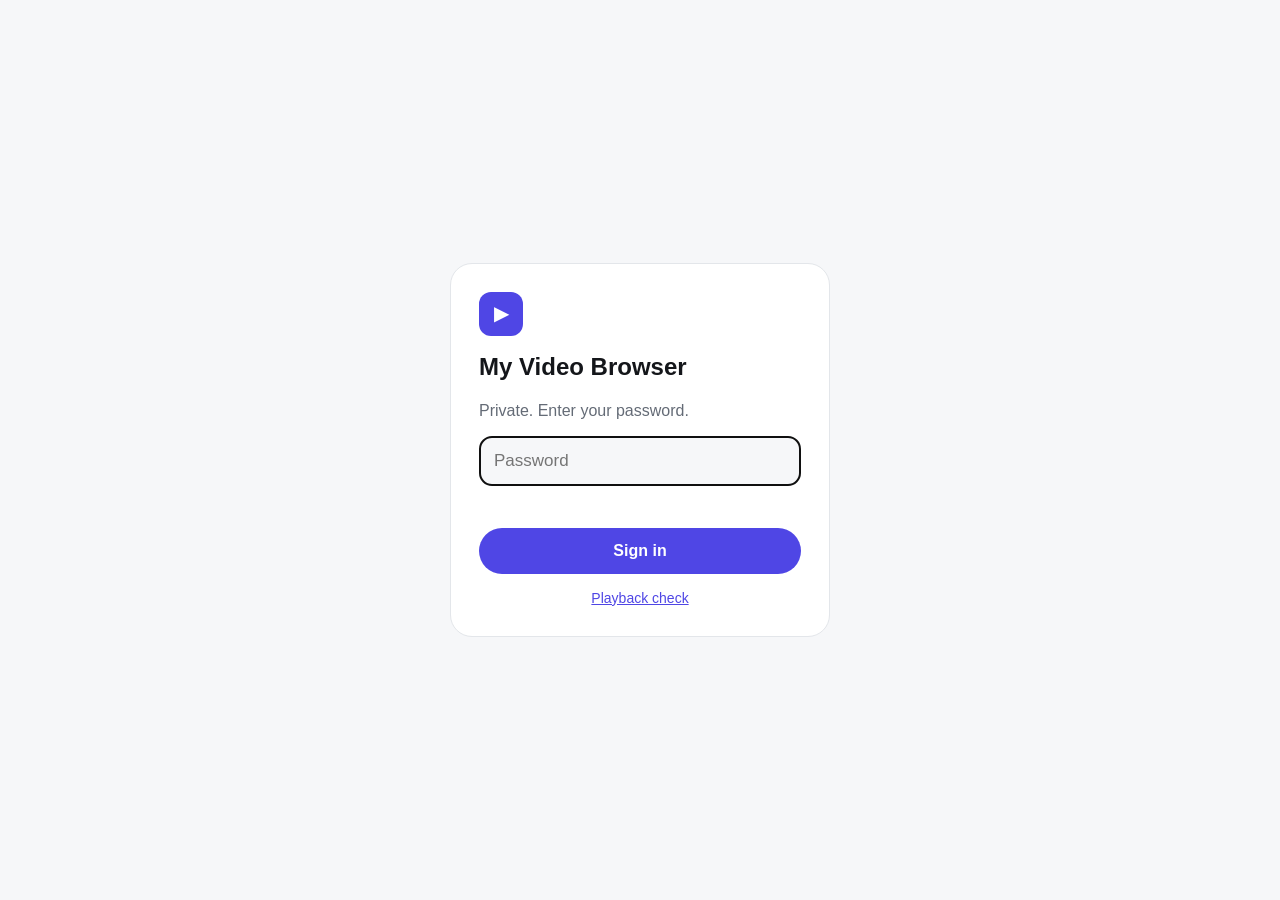
<file: index.html>
<!doctype html>
<html lang="en">
<head>
<meta charset="utf-8">
<meta name="viewport" content="width=device-width, initial-scale=1, viewport-fit=cover">
<meta name="robots" content="noindex, nofollow, noarchive">
<meta name="referrer" content="strict-origin-when-cross-origin">
<meta name="apple-mobile-web-app-capable" content="yes">
<meta name="apple-mobile-web-app-title" content="Videos">
<meta name="theme-color" content="#4f46e5">
<title>My Video Browser</title>
<link rel="stylesheet" href="style.css?v=2">
</head>
<body>
<div id="login" class="login hide">
  <form id="loginForm" autocomplete="on">
    <div class="logo" style="width:44px;height:44px;border-radius:12px;font-size:20px">&#9654;</div>
    <h1>My Video Browser</h1>
    <p>Private. Enter your password.</p>
    <input id="pw" type="password" name="password" autocomplete="current-password" placeholder="Password" required>
    <div class="err" id="loginErr"></div>
    <button class="btn" type="submit" id="loginBtn">Sign in</button>
    <a href="check/" style="font-size:14px;text-align:center">Playback check</a>
  </form>
</div>

<div id="app" class="hide">
  <header class="top">
    <div class="bar">
      <a class="brand" href="./" aria-label="Home"><span class="logo">&#9654;</span><span class="word">Videos</span></a>
      <form class="search" id="searchForm" role="search">
        <input id="q" type="search" placeholder="Search videos" autocomplete="off" enterkeyhint="search" aria-label="Search">
        <button class="btn" type="submit">Search</button>
      </form>
    </div>
  </header>
  <main>
    <section class="player" id="player">
      <div class="frame" id="frame"></div>
      <div class="ptitle" id="ptitle"></div>
      <div class="pmeta"><span id="pmeta"></span><span class="status" id="pstatus">Loading player&hellip;</span></div>
    </section>
    <div class="filterline"><span class="status ok" title="Every search uses YouTube strict safe search plus our own filter">&#128737; Safe search: strict</span></div>
    <div id="notice"></div>
    <div id="results" class="grid"></div>
    <div class="empty" id="empty">
      <h2>Search for something</h2>
      <div>Results play right here on this page.</div>
    </div>
    <div class="more hide" id="more"><button class="btn ghost" id="moreBtn">Load more</button></div>
    <div class="foot"><a href="check/">Playback check</a> &middot; <a href="#" id="signout">Sign out</a> &middot; test build 1</div>
  </main>
</div>

<script src="common.js?v=2"></script>
<script>
(function () {
  var $ = function (id) { return document.getElementById(id); };
  var M = window.MVB, E = M.esc;
  var state = { q: "", next: null, items: [], player: null, current: null, loading: false };

  function show(view) { $("login").classList.toggle("hide", view !== "login"); $("app").classList.toggle("hide", view !== "app"); if (view === "login") setTimeout(function () { $("pw").focus(); }, 50); }

  $("loginForm").addEventListener("submit", function (e) {
    e.preventDefault();
    $("loginErr").textContent = ""; $("loginBtn").disabled = true; $("loginBtn").textContent = "Signing in...";
    M.call("/login", { method: "POST", body: { password: $("pw").value } }).then(function (j) {
      M.setToken(j.token); $("pw").value = ""; show("app"); $("q").focus();
    }, function (err) { $("loginErr").textContent = err.message; }).then(function () { $("loginBtn").disabled = false; $("loginBtn").textContent = "Sign in"; });
  });
  $("signout").addEventListener("click", function (e) { e.preventDefault(); M.setToken(""); if (state.player) state.player.destroy(); location.hash = ""; show("login"); });

  function notice(kind, html) { $("notice").innerHTML = html ? '<div class="note ' + kind + '">' + html + "</div>" : ""; }

  function card(v) {
    var meta = [E(v.channelTitle), M.views(v.views), M.ago(v.publishedAt)].filter(Boolean).join(" &middot; ");
    var badge = v.live === "live" ? "LIVE" : M.dur(v.seconds);
    return '<button class="card" data-id="' + E(v.id) + '"><div class="thumb"><img loading="lazy" alt="" src="' + E(v.thumb) + '" onerror="this.parentNode.classList.add(\'noimg\')">' +
      (badge ? '<span class="badge">' + badge + "</span>" : "") + '</div><div class="info"><div class="t">' + E(v.title) + '</div><div class="m">' + meta + "</div></div></button>";
  }
  function skeleton(n) { var s = ""; for (var i = 0; i < n; i++) s += '<div class="card skel"><div class="thumb"></div><div class="info"><div class="t">Loading title here</div><div class="m">channel</div></div></div>'; return s; }

  function search(q, more) {
    if (state.loading) return;
    state.loading = true;
    if (!more) { state.q = q; state.items = []; state.next = null; $("results").innerHTML = skeleton(6); $("empty").classList.add("hide"); notice(); }
    $("moreBtn").textContent = "Loading...";
    M.call("/search?q=" + encodeURIComponent(state.q) + (more && state.next ? "&pageToken=" + encodeURIComponent(state.next) : "")).then(function (j) {
      state.next = j.nextPageToken;
      state.items = state.items.concat(j.items);
      var html = j.items.map(card).join("");
      if (more) $("results").insertAdjacentHTML("beforeend", html); else $("results").innerHTML = html;
      if (j.blocked) { $("results").innerHTML = ""; notice("warn", "That search is blocked by the content filter."); }
      else if (!state.items.length) { $("results").innerHTML = ""; notice("", "No playable videos found for &ldquo;" + E(state.q) + "&rdquo;. Try other words."); }
      $("more").classList.toggle("hide", !state.next);
      checkThumbs();
    }, function (err) {
      if (!more) $("results").innerHTML = "";
      if (err.kind === "auth") { M.setToken(""); show("login"); return; }
      var what = err.kind === "network" ? "Search server not reachable" : err.kind === "api" ? "YouTube search failed (API problem, not the filter)" : "Search failed";
      notice("bad", "<b>" + what + ".</b> " + E(err.message) + ' <a href="check/">Run the playback check</a>');
    }).then(function () { state.loading = false; $("moreBtn").textContent = "Load more"; });
  }

  function checkThumbs() {
    // If thumbnails don't load at all, i.ytimg.com is probably filtered.
    setTimeout(function () {
      var imgs = [].slice.call(document.querySelectorAll(".thumb img"));
      if (imgs.length < 3) return;
      var broken = imgs.filter(function (i) { return i.complete && i.naturalWidth === 0; }).length;
      if (broken === imgs.length) notice("warn", "Thumbnails are not loading. The filter may be blocking <b>i.ytimg.com</b> (YouTube's image server). Search itself worked.");
    }, 6000);
  }

  $("searchForm").addEventListener("submit", function (e) { e.preventDefault(); var q = $("q").value.trim(); if (!q) return; $("q").blur(); search(q, false); });
  $("moreBtn").addEventListener("click", function () { search(state.q, true); });
  $("results").addEventListener("click", function (e) {
    var c = e.target.closest(".card"); if (!c || c.classList.contains("skel")) return;
    var v = state.items.filter(function (x) { return x.id === c.dataset.id; })[0]; if (v) play(v);
  });

  function setStatus(kind, text) { var s = $("pstatus"); s.className = "status " + (kind || ""); s.textContent = text; }
  function overlay(title, text) { var d = document.createElement("div"); d.className = "msg"; d.innerHTML = "<b>" + E(title) + "</b><p>" + text + "</p>"; $("frame").appendChild(d); }

  function endCover(v) {
    // Cover YouTube's end screen so it doesn't lead to other videos.
    var d = document.createElement("div"); d.className = "msg"; d.innerHTML = '<b>Video ended</b><p><button class="btn small" type="button">Watch again</button></p>';
    d.querySelector("button").addEventListener("click", function () { play(v); });
    $("frame").appendChild(d);
  }

  function play(v) {
    state.current = v;
    [].forEach.call(document.querySelectorAll(".card.now"), function (c) { c.classList.remove("now"); });
    var c = document.querySelector('.card[data-id="' + v.id + '"]'); if (c) c.classList.add("now");
    $("player").classList.add("on");
    $("ptitle").textContent = v.title;
    $("pmeta").innerHTML = [E(v.channelTitle), M.views(v.views), M.ago(v.publishedAt)].filter(Boolean).join(" &middot; ");
    setStatus("", "Loading player...");
    if (state.player) state.player.destroy();
    state.player = M.embed($("frame"), v.id, function (ev, st, info) {
      if (state.current !== v) return;
      if (ev === "loaded" || ev === "ready") setStatus("", "Ready. Tap play");
      if (ev === "state") { if (st.state === 1) setStatus("ok", "Playing"); else if (st.state === 2) setStatus("", "Paused"); else if (st.state === 3) setStatus("", "Buffering..."); else if (st.state === 0) { setStatus("", "Ended"); endCover(v); } }
      if (ev === "error") { setStatus(info.kind === "embed" ? "warn" : "bad", info.kind === "embed" ? "Not embeddable" : "Player error"); overlay(info.kind === "embed" ? "Can't play on other sites" : "Can't play this video", E(info.text)); }
      if (ev === "timeout") { setStatus("bad", "Player didn't load"); overlay("The video player didn't load", "Search works, but the YouTube player never answered. Most likely the filter is blocking <b>youtube.com/embed</b> on this device. <a style=\"color:#c7c4ff\" href=\"check/\">Open the playback check</a>"); }
    }, { autoplay: true });
    window.scrollTo({ top: 0, behavior: "smooth" });
  }

  show(M.token() ? "app" : "login");
})();
</script>
</body>
</html>
</file>
<file: style.css>
:root{--bg:#f6f7f9;--card:#fff;--text:#14161a;--muted:#646b76;--line:#e3e6ea;--accent:#4f46e5;--accent2:#eef0ff;--bad:#b42318;--badbg:#fef3f2;--warn:#93370d;--warnbg:#fffaeb;--ok:#067647;--okbg:#ecfdf3;--r:16px}
@media (prefers-color-scheme:dark){:root{--bg:#0f1115;--card:#181b21;--text:#eef0f3;--muted:#9aa1ac;--line:#2a2f37;--accent:#8b85ff;--accent2:#22243a;--bad:#ff8a80;--badbg:#3a1d1b;--warn:#fec84b;--warnbg:#3a2c12;--ok:#6ce9a6;--okbg:#14301f}}
*{box-sizing:border-box}html{-webkit-text-size-adjust:100%}
body{margin:0;background:var(--bg);color:var(--text);font:16px/1.45 -apple-system,BlinkMacSystemFont,"Segoe UI",Roboto,Helvetica,Arial,sans-serif;-webkit-font-smoothing:antialiased}
a{color:var(--accent)}
.top{position:sticky;top:0;z-index:10;background:color-mix(in srgb,var(--bg) 88%,transparent);-webkit-backdrop-filter:saturate(1.4) blur(14px);backdrop-filter:saturate(1.4) blur(14px);border-bottom:1px solid var(--line);padding:calc(10px + env(safe-area-inset-top)) 16px 10px}
.bar{max-width:1180px;margin:0 auto;display:flex;align-items:center;gap:12px}
.brand{font-weight:700;font-size:18px;letter-spacing:-.01em;white-space:nowrap;display:flex;align-items:center;gap:8px;color:var(--text);text-decoration:none}
.logo{width:28px;height:28px;border-radius:8px;background:var(--accent);display:grid;place-items:center;color:#fff;font-size:13px}
.search{flex:1;display:flex;gap:8px;min-width:0}
.search input{flex:1;min-width:0;height:46px;border-radius:999px;border:1px solid var(--line);background:var(--card);color:var(--text);padding:0 18px;font-size:17px;outline:none}
.search input:focus{border-color:var(--accent);box-shadow:0 0 0 3px var(--accent2)}
.btn{height:46px;border:0;border-radius:999px;background:var(--accent);color:#fff;font-weight:600;font-size:16px;padding:0 20px;cursor:pointer;-webkit-tap-highlight-color:transparent}
.btn:active{transform:scale(.98)}.btn.ghost{background:transparent;color:var(--muted);border:1px solid var(--line)}
.btn.small{height:38px;font-size:14px;padding:0 14px}
.icon{width:46px;padding:0;display:grid;place-items:center;font-size:18px}
main{max-width:1180px;margin:0 auto;padding:16px 16px calc(40px + env(safe-area-inset-bottom))}
.player{margin:0 0 18px;display:none}.player.on{display:block}
.frame{position:relative;width:100%;aspect-ratio:16/9;background:#000;border-radius:var(--r);overflow:hidden}
.frame iframe{position:absolute;inset:0;width:100%;height:100%;border:0}
.frame .msg{position:absolute;inset:0;display:flex;flex-direction:column;align-items:center;justify-content:center;text-align:center;padding:24px;color:#fff;background:rgba(0,0,0,.82);gap:10px}
.frame .msg b{font-size:18px}.frame .msg p{margin:0;max-width:520px;color:#d6d9de;font-size:15px}
.ptitle{font-size:19px;font-weight:650;margin:12px 2px 2px;line-height:1.3}
.pmeta{color:var(--muted);font-size:14px;margin:0 2px;display:flex;gap:10px;flex-wrap:wrap;align-items:center}
.status{font-size:13px;padding:2px 9px;border-radius:999px;background:var(--accent2);color:var(--accent)}
.status.ok{background:var(--okbg);color:var(--ok)}.status.bad{background:var(--badbg);color:var(--bad)}.status.warn{background:var(--warnbg);color:var(--warn)}
.grid{display:grid;grid-template-columns:1fr;gap:16px}
@media (min-width:600px){.grid{grid-template-columns:repeat(2,1fr)}}
@media (min-width:960px){.grid{grid-template-columns:repeat(3,1fr)}}
@media (min-width:1300px){.grid{grid-template-columns:repeat(4,1fr)}}
.card{background:var(--card);border-radius:var(--r);overflow:hidden;cursor:pointer;border:1px solid var(--line);text-align:left;padding:0;color:inherit;font:inherit;-webkit-tap-highlight-color:transparent;transition:transform .12s ease}
.card:active{transform:scale(.985)}.card.now{outline:3px solid var(--accent);outline-offset:-3px}
.thumb{position:relative;aspect-ratio:16/9;background:var(--line)}
.thumb img{width:100%;height:100%;object-fit:cover;display:block}
.badge{position:absolute;right:8px;bottom:8px;background:rgba(0,0,0,.78);color:#fff;font-size:12px;font-weight:600;padding:2px 6px;border-radius:6px}
.info{padding:10px 12px 12px}
.t{font-weight:600;font-size:15.5px;line-height:1.3;display:-webkit-box;-webkit-line-clamp:2;-webkit-box-orient:vertical;overflow:hidden}
.m{color:var(--muted);font-size:13.5px;margin-top:4px}
.note{background:var(--card);border:1px solid var(--line);border-radius:var(--r);padding:14px 16px;color:var(--muted);margin:0 0 16px}
.note.bad{background:var(--badbg);color:var(--bad);border-color:transparent}.note.warn{background:var(--warnbg);color:var(--warn);border-color:transparent}
.more{display:flex;justify-content:center;margin:22px 0}
.empty{text-align:center;color:var(--muted);padding:60px 20px}
.empty h2{color:var(--text);margin:0 0 6px;font-size:22px}
.login{min-height:100vh;display:grid;place-items:center;padding:24px}
.login form{width:100%;max-width:380px;background:var(--card);border:1px solid var(--line);border-radius:22px;padding:28px;display:flex;flex-direction:column;gap:14px}
.login h1{margin:0;font-size:24px}.login p{margin:0;color:var(--muted)}
.login input{height:50px;border-radius:12px;border:1px solid var(--line);background:var(--bg);color:var(--text);padding:0 14px;font-size:17px}
.err{color:var(--bad);font-size:14px;min-height:1em}
.foot{color:var(--muted);font-size:13px;text-align:center;margin-top:28px}
.skel .thumb{animation:p 1.2s infinite alternate}.skel .t,.skel .m{background:var(--line);border-radius:6px;color:transparent}
@keyframes p{to{opacity:.55}}
.hide{display:none!important}
@media (max-width:520px){.brand span.word{display:none}.top{padding-left:12px;padding-right:12px}main{padding-left:12px;padding-right:12px}}
/* check page */
.steps{display:grid;gap:14px}
.step{background:var(--card);border:1px solid var(--line);border-radius:var(--r);padding:16px}
.step h3{margin:0 0 6px;font-size:17px;display:flex;align-items:center;gap:10px;flex-wrap:wrap}
.step p{margin:6px 0;color:var(--muted);font-size:15px}
.step .frame{margin-top:10px;max-width:640px}
table.dom{width:100%;border-collapse:collapse;font-size:14.5px}
table.dom td{border-top:1px solid var(--line);padding:9px 6px;vertical-align:top}
table.dom td:first-child{font-family:ui-monospace,Menlo,monospace;font-size:13.5px;white-space:nowrap}
.copybox{width:100%;min-height:150px;font:13px/1.45 ui-monospace,Menlo,monospace;border:1px solid var(--line);border-radius:12px;padding:10px;background:var(--bg);color:var(--text)}
dl.kv{display:grid;grid-template-columns:auto 1fr;gap:4px 12px;margin:8px 0 0;font-size:14.5px}dl.kv dt{color:var(--muted)}dl.kv dd{margin:0}
.filterline{display:flex;justify-content:flex-end;margin:-4px 0 12px}
</file>
